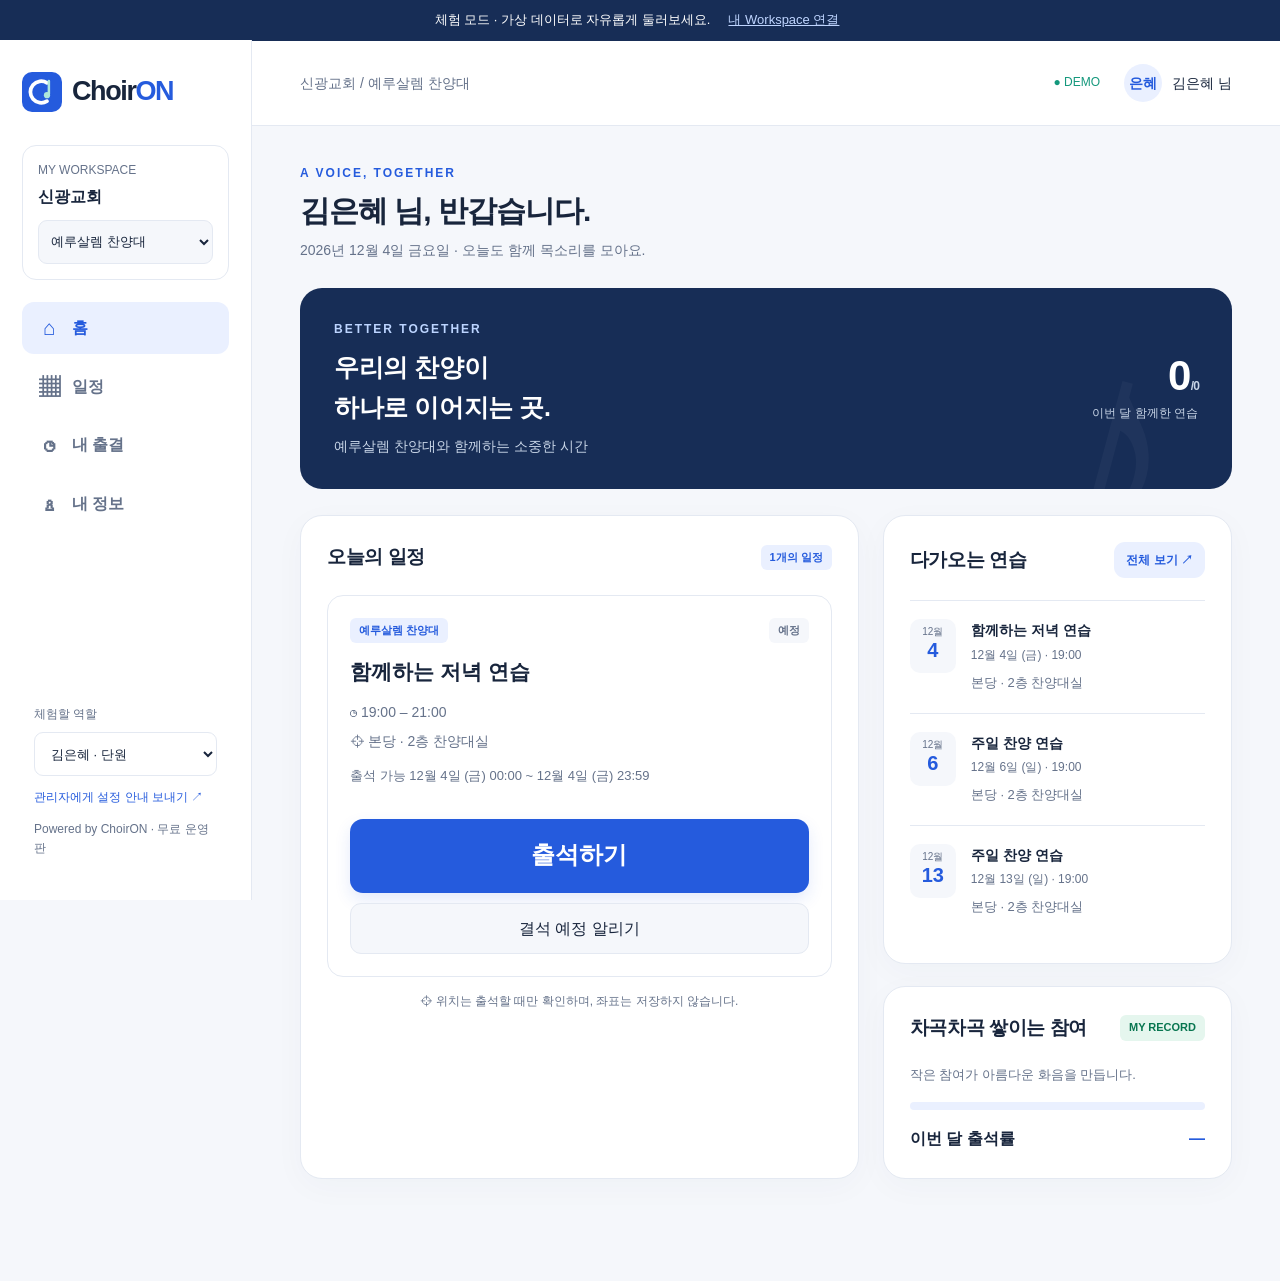
<file: index.html>
<!doctype html><html lang="ko"><head><meta charset="utf-8"><meta name="viewport" content="width=device-width,initial-scale=1,viewport-fit=cover"><meta name="theme-color" content="#255bdd"><meta name="description" content="함께하는 찬양, 더 가까운 연결. ChoirON 출석과 일정 관리"><link rel="manifest" href="./manifest.webmanifest"><link rel="icon" href="./assets/icon.svg" type="image/svg+xml"><link rel="apple-touch-icon" href="./assets/icon-192.png"><link rel="stylesheet" href="./styles.css"><title>ChoirON · 함께하는 찬양</title></head><body><a class="skip" href="#main">본문으로 이동</a><div id="app"><p class="loading">ChoirON을 준비하고 있습니다…</p></div><dialog id="dialog" aria-labelledby="dialogTitle"></dialog><div id="toast" role="status" aria-live="polite"></div><script type="module" src="./app.js"></script></body></html>
</file>
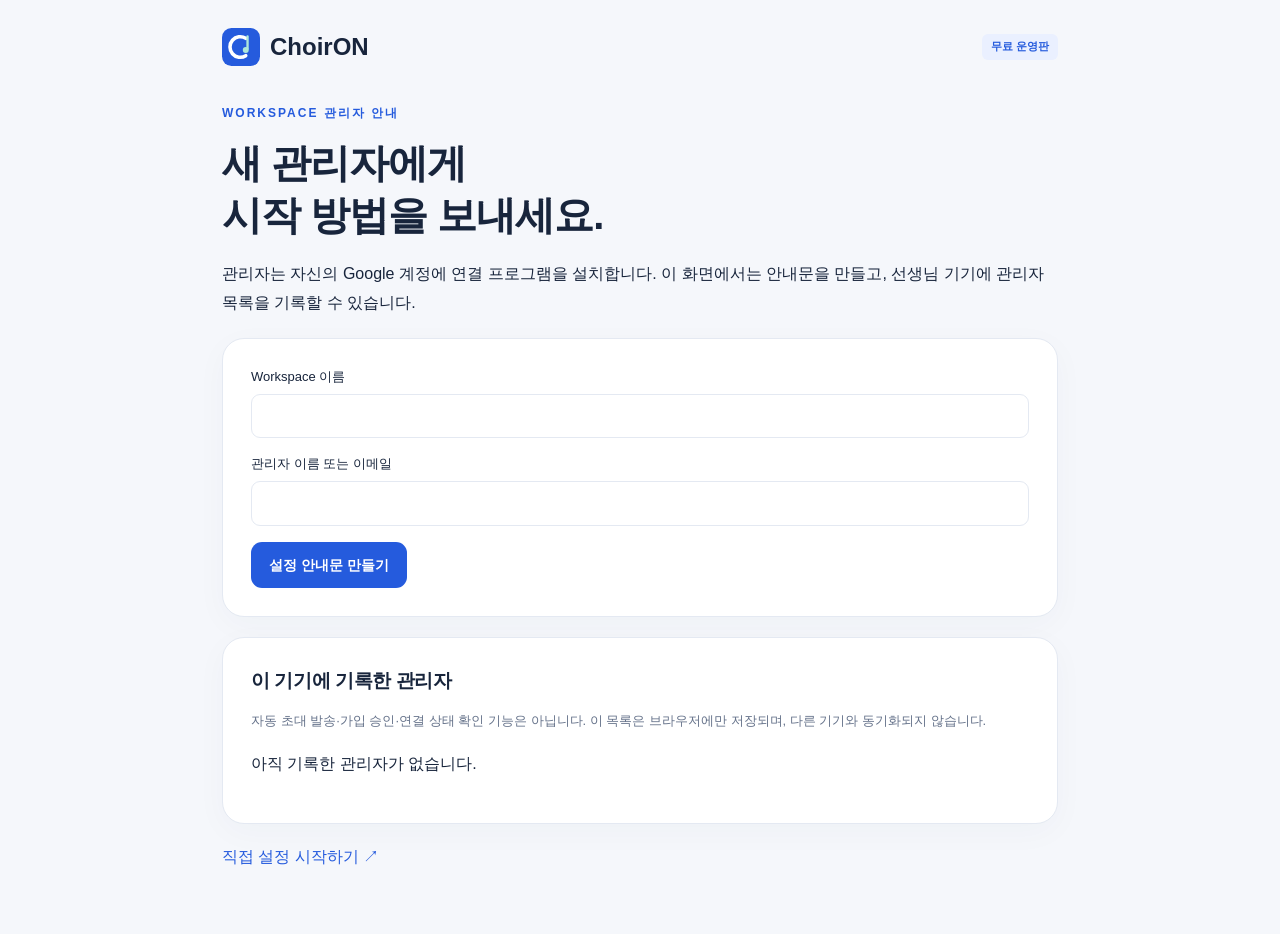
<file: operator.html>
<!doctype html><html lang="ko"><head><meta charset="utf-8"><meta name="viewport" content="width=device-width,initial-scale=1"><title>ChoirON · 관리자 배포 안내</title><link rel="stylesheet" href="./styles.css"><link rel="stylesheet" href="./setup.css"></head><body><main class="setup-shell"><header><a class="setup-brand" href="./"><img src="./assets/icon.svg" alt="">ChoirON</a><span class="badge">무료 운영판</span></header><p class="eyebrow">WORKSPACE 관리자 안내</p><h1>새 관리자에게<br>시작 방법을 보내세요.</h1><p>관리자는 자신의 Google 계정에 연결 프로그램을 설치합니다. 이 화면에서는 안내문을 만들고, 선생님 기기에 관리자 목록을 기록할 수 있습니다.</p><section class="card"><form id="distribution"><label class="field">Workspace 이름<input name="name" required maxlength="80"></label><label class="field">관리자 이름 또는 이메일<input name="contact" required maxlength="120"></label><button class="btn" type="submit">설정 안내문 만들기</button></form><div id="result"></div></section><section class="card"><h2>이 기기에 기록한 관리자</h2><p class="muted">자동 초대 발송·가입 승인·연결 상태 확인 기능은 아닙니다. 이 목록은 브라우저에만 저장되며, 다른 기기와 동기화되지 않습니다.</p><div id="list"></div></section><a href="./start.html">직접 설정 시작하기 ↗</a></main><script type="module" src="./distribution.js"></script></body></html>
</file>
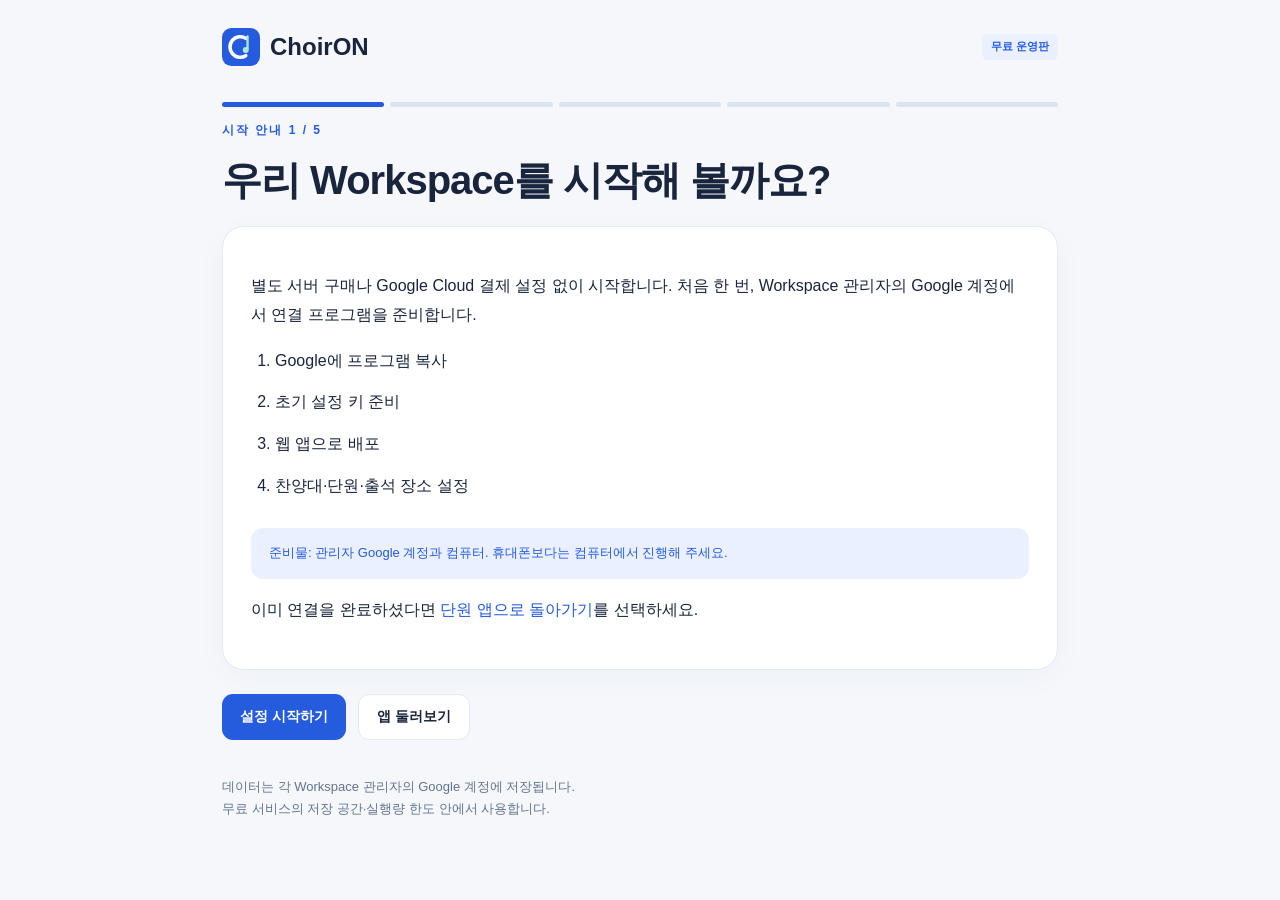
<file: start.html>
<!doctype html><html lang="ko"><head><meta charset="utf-8"><meta name="viewport" content="width=device-width,initial-scale=1"><title>ChoirON · 처음 설정하기</title><link rel="icon" href="./assets/icon.svg"><link rel="stylesheet" href="./styles.css"><link rel="stylesheet" href="./setup.css"></head><body><main class="setup-shell"><header><a href="./" class="setup-brand"><img src="./assets/icon.svg" alt="">ChoirON</a><span class="badge">무료 운영판</span></header><div id="guide"></div><p id="notice" role="status"></p><footer>데이터는 각 Workspace 관리자의 Google 계정에 저장됩니다.<br>무료 서비스의 저장 공간·실행량 한도 안에서 사용합니다.</footer></main><script type="module" src="./setup.js"></script></body></html>
</file>
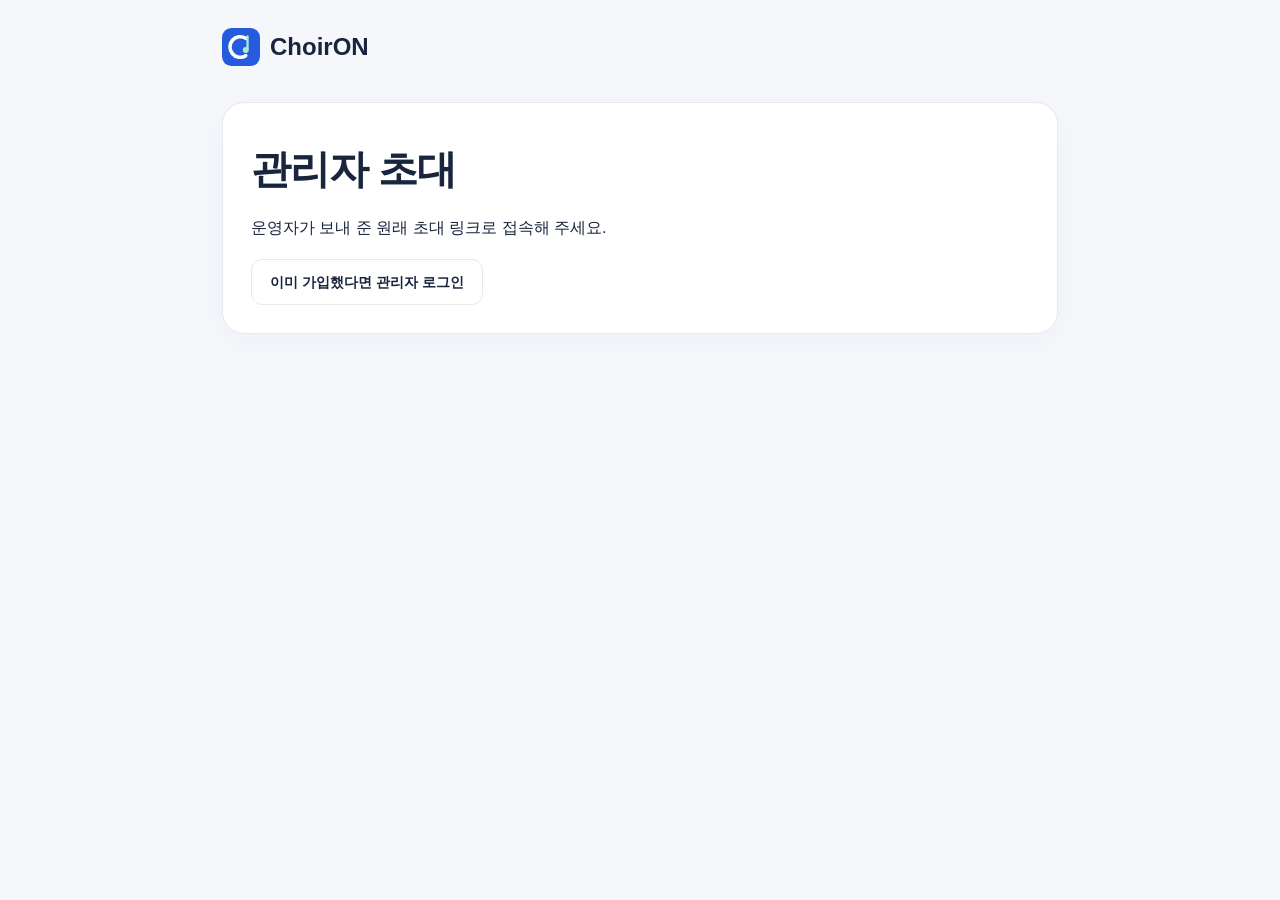
<file: supabase/join.html>
<!doctype html><html lang="ko"><head><meta charset="utf-8"><meta name="viewport" content="width=device-width,initial-scale=1"><meta name="referrer" content="no-referrer"><title>ChoirON · 관리자 초대</title><link rel="stylesheet" href="./styles.css"><link rel="stylesheet" href="./setup.css"></head><body><main class="setup-shell"><header><span class="setup-brand"><img src="./assets/icon.svg" alt="">ChoirON</span></header><div id="join"></div><p id="message" role="status"></p></main><script type="module" src="./join.js?v=10"></script></body></html>
</file>
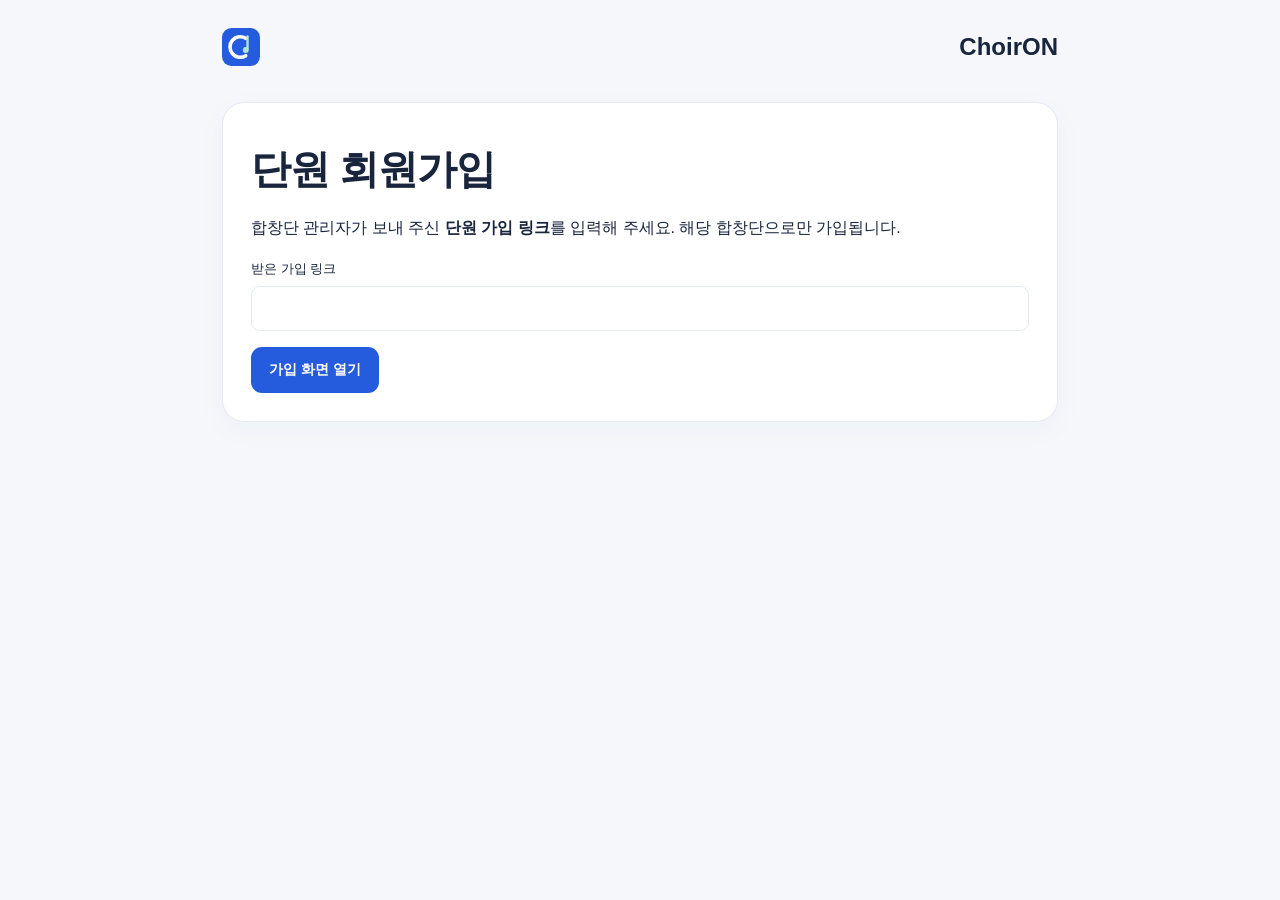
<file: supabase/member-join.html>
<!doctype html><html lang="ko"><head><meta charset="utf-8"><meta name="viewport" content="width=device-width,initial-scale=1"><meta name="referrer" content="no-referrer"><title>ChoirON · 단원 회원가입</title><link rel="stylesheet" href="./styles.css"><link rel="stylesheet" href="./setup.css"></head><body><main class="setup-shell"><header class="setup-brand"><img src="./assets/icon.svg" alt="">ChoirON</header><section id="screen" class="card"></section><p id="message" role="status" aria-live="polite"></p></main><script type="module" src="./member-join.js?v=2"></script></body></html>
</file>
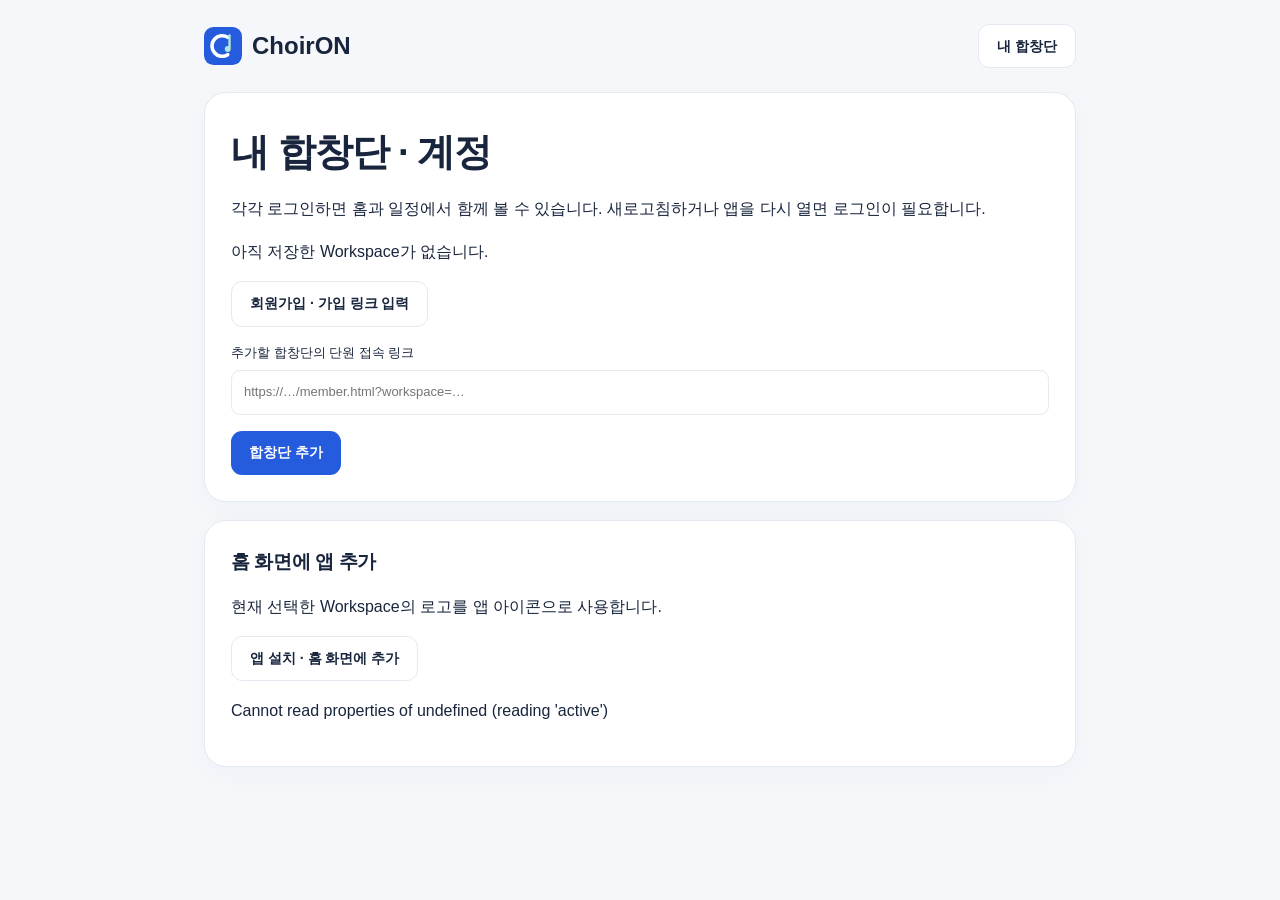
<file: supabase/member.html>
<!doctype html><html lang="ko"><head><meta charset="utf-8"><meta name="viewport" content="width=device-width,initial-scale=1"><meta name="referrer" content="no-referrer"><title>ChoirON · 함께하는 찬양</title><link rel="stylesheet" href="./styles.css"><link rel="stylesheet" href="./setup.css"><link rel="stylesheet" href="./member.css"><link rel="manifest" href="./manifest-member.webmanifest"><link rel="icon" href="./assets/app-member-192.png"><link rel="apple-touch-icon" href="./assets/app-member-192.png"><meta name="apple-mobile-web-app-capable" content="yes"><meta name="apple-mobile-web-app-title" content="ChoirON 단원"><meta name="theme-color" content="#255bdd"></head><body><main class="member-shell"><header><span class="setup-brand"><img src="./assets/icon.svg" alt="">ChoirON</span><button class="btn secondary" id="workspaces">내 합창단</button></header><div id="screen"></div><p id="message" role="status" aria-live="polite"></p><section class="card" id="app-install"><h2>홈 화면에 앱 추가</h2><p>현재 선택한 Workspace의 로고를 앱 아이콘으로 사용합니다.</p><button type="button" class="btn secondary" id="install-app">앱 설치 · 홈 화면에 추가</button><p id="install-note" role="status"></p></section></main><script type="module" src="./member.js?v=11"></script><script type="module" src="./pwa.js?v=2"></script></body></html>
</file>
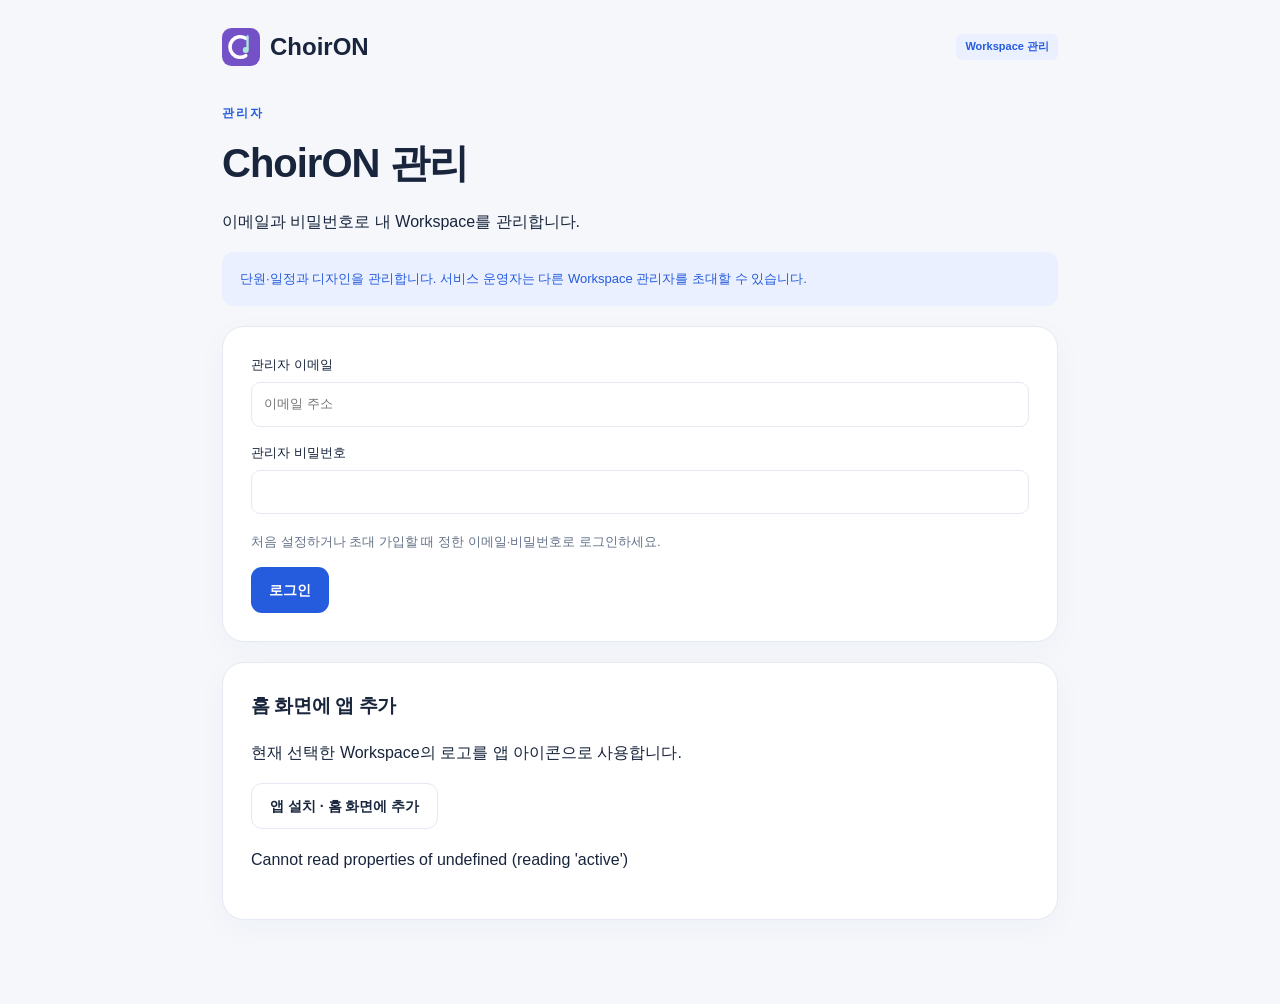
<file: supabase/operator.html>
<!doctype html><html lang="ko"><head><meta charset="utf-8"><meta name="viewport" content="width=device-width,initial-scale=1"><title>ChoirON 운영자 · Supabase</title><link rel="stylesheet" href="./styles.css"><link rel="stylesheet" href="./setup.css"><link rel="manifest" href="./manifest-admin.webmanifest"><link rel="icon" href="./assets/app-admin-192.png"><link rel="apple-touch-icon" href="./assets/app-admin-192.png"><meta name="apple-mobile-web-app-capable" content="yes"><meta name="apple-mobile-web-app-title" content="ChoirON 관리자"><meta name="theme-color" content="#7551c8"></head><body><main class="setup-shell"><header><span class="setup-brand"><img src="./assets/icon-admin.svg" alt="">ChoirON</span><span class="badge">Workspace 관리</span></header><p class="eyebrow">관리자</p><h1>ChoirON 관리</h1><p>이메일과 비밀번호로 내 Workspace를 관리합니다.</p><p class="hint">단원·일정과 디자인을 관리합니다. 서비스 운영자는 다른 Workspace 관리자를 초대할 수 있습니다.</p><div id="screen"></div><p id="message" role="status" aria-live="polite"></p><section class="card" id="app-install"><h2>홈 화면에 앱 추가</h2><p>현재 선택한 Workspace의 로고를 앱 아이콘으로 사용합니다.</p><button type="button" class="btn secondary" id="install-app">앱 설치 · 홈 화면에 추가</button><p id="install-note" role="status"></p></section></main><script type="module" src="./operator.js?v=18"></script><script type="module" src="./pwa.js?v=2"></script></body></html>
</file>
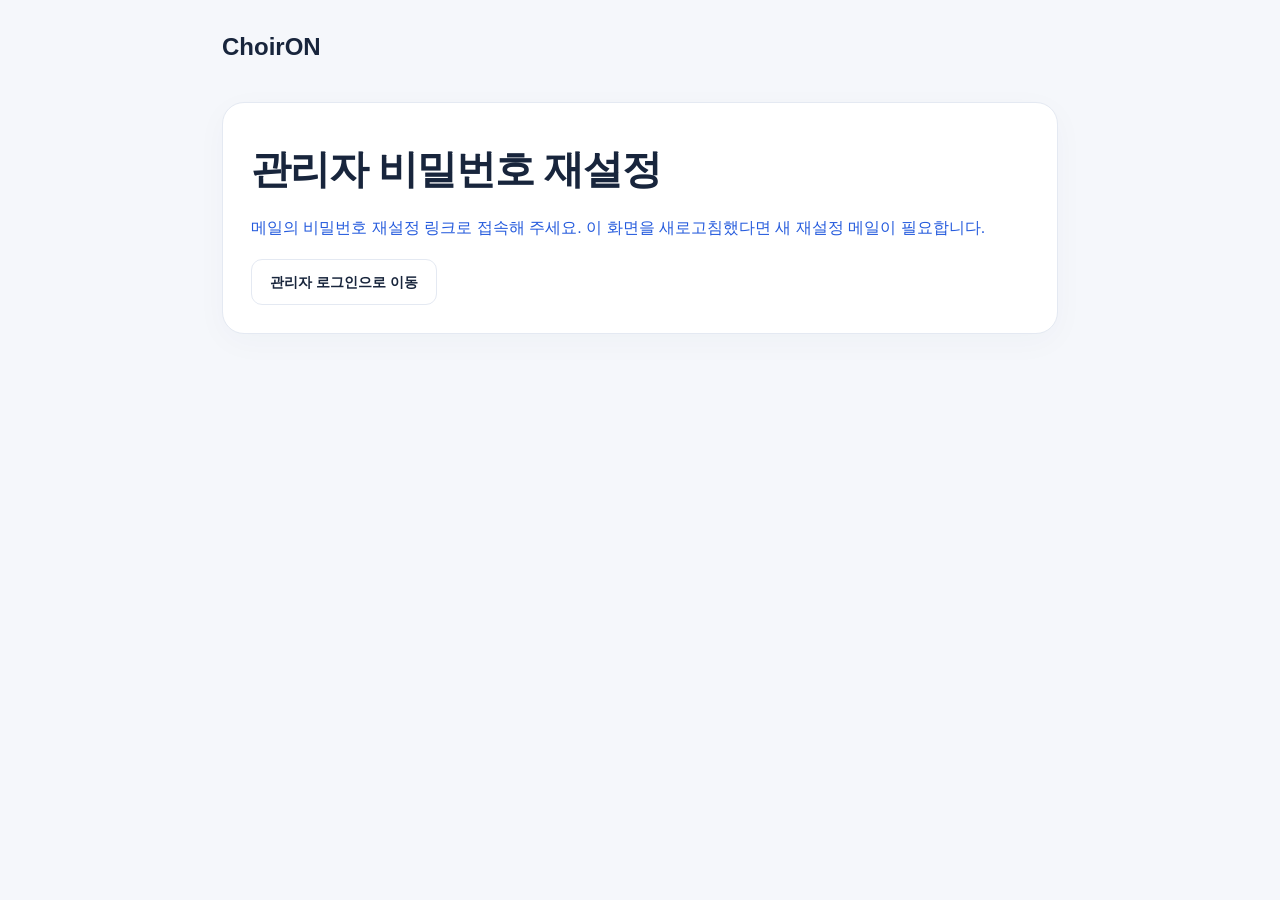
<file: supabase/recovery.html>
<!doctype html><html lang="ko"><head><meta charset="utf-8"><meta name="viewport" content="width=device-width,initial-scale=1"><meta name="referrer" content="no-referrer"><title>ChoirON · 관리자 비밀번호 재설정</title><link rel="stylesheet" href="./styles.css"><link rel="stylesheet" href="./setup.css"></head><body><main class="setup-shell"><header><span class="setup-brand">ChoirON</span></header><section class="card"><h1>관리자 비밀번호 재설정</h1><p id="account"></p><p id="notice" role="status">재설정 링크를 확인하고 있습니다…</p><form id="reset" hidden><label class="field">새 비밀번호<input name="password" type="password" minlength="8" maxlength="128" autocomplete="new-password" required></label><label class="field">새 비밀번호 다시 입력<input name="confirm" type="password" minlength="8" maxlength="128" autocomplete="new-password" required></label><p>8자 이상으로 입력해 주세요. 단원용 숫자 PIN과는 별개입니다.</p><button class="btn" type="submit">새 비밀번호 저장</button></form><a id="return" class="btn secondary" hidden>관리자 로그인으로 이동</a></section></main><script type="module" src="./recovery.js"></script></body></html>
</file>
<file: styles.css>
:root{--primary:#255bdd;--primary-soft:#eaf0ff;--bg:#f5f7fb;--card:#fff;--text:#18253c;--muted:#65728a;--line:#e4e9f2;--accent:#14987c;--hero:#172d56;--shadow:0 8px 32px #21386708;--radius:22px;color-scheme:light;font-family:Inter,"Pretendard","Noto Sans KR",-apple-system,BlinkMacSystemFont,"Segoe UI",sans-serif}
[data-theme=forest]{--primary:#18785d;--primary-soft:#e7f4ed;--bg:#f3f7f3;--hero:#193f35;--accent:#98783d}
[data-theme=lavender]{--primary:#7551c8;--primary-soft:#f0eafb;--bg:#f8f5fc;--hero:#3b2e60;--accent:#a15587}
[data-theme=warm]{--primary:#b14d2c;--primary-soft:#fff0e6;--bg:#faf6f0;--hero:#51382e;--accent:#58764c}
[data-theme=dark]{--primary:#9bb7ff;--primary-soft:#253958;--bg:#111b2b;--card:#1b293e;--text:#eef3ff;--muted:#acbad0;--line:#35445b;--hero:#253958;--accent:#79d2b8;color-scheme:dark}
*{box-sizing:border-box}body{margin:0;background:var(--bg);color:var(--text);font-size:16px;line-height:1.6}button,input,select,textarea{font:inherit}button,a,input,select,textarea{-webkit-tap-highlight-color:transparent}button{cursor:pointer;border:0}a{color:var(--primary);text-decoration:none}button:disabled{opacity:.48;cursor:not-allowed}button:focus-visible,a:focus-visible,input:focus-visible,select:focus-visible,textarea:focus-visible{outline:3px solid var(--accent);outline-offset:3px}.skip{position:fixed;top:-100px;left:12px;z-index:20;background:var(--card);padding:12px}.skip:focus{top:8px}.demo-bar{background:var(--hero);color:#fff;text-align:center;font-size:13px;padding:9px 16px}.demo-bar button{background:transparent;color:#bfd5ff;text-decoration:underline;margin-left:12px}.sidebar{position:fixed;top:40px;bottom:0;left:0;width:252px;padding:30px 22px;background:var(--card);border-right:1px solid var(--line);display:flex;flex-direction:column;z-index:3}.brand{display:flex;align-items:center;gap:10px;font-size:27px;font-weight:800;letter-spacing:-1.4px}.brand img{width:40px;height:40px}.brand span b{color:var(--primary)}.brand small{font-size:10px;display:block;letter-spacing:2px;font-weight:500;color:var(--muted);margin-top:-6px}.workspace{margin:32px 0 22px;padding:15px;border:1px solid var(--line);border-radius:14px}.workspace p{margin:0;font-size:12px;color:var(--muted)}.workspace strong{display:block;margin:4px 0 10px}.workspace img{width:32px;height:32px;object-fit:contain}.workspace select{width:100%;font-size:13px;padding:8px;background:var(--bg)}nav{display:grid;gap:7px}nav button{text-align:left;background:none;border-radius:12px;color:var(--muted);padding:13px 16px;display:flex;align-items:center;gap:12px;font-weight:600}nav button.active{color:var(--primary);background:var(--primary-soft)}.ico{display:inline-flex;width:22px;height:22px;align-items:center;justify-content:center;font-size:21px}.side-bottom{margin-top:auto;font-size:12px;color:var(--muted);padding:20px 12px 0}.side-bottom select{width:100%;font-size:13px;margin-top:8px}.layout{margin-left:252px}.topbar{height:85px;display:flex;align-items:center;justify-content:space-between;border-bottom:1px solid var(--line);padding:0 48px;background:var(--card)}.crumb{font-size:14px;color:var(--muted)}.profile-chip{display:flex;align-items:center;gap:10px;font-size:14px}.avatar{width:38px;height:38px;border-radius:50%;background:var(--primary-soft);color:var(--primary);display:inline-flex;align-items:center;justify-content:center;font-weight:700}.online{font-size:12px;color:var(--accent);margin-right:14px}main{max-width:1350px;margin:auto;padding:38px 48px 80px}.eyebrow{font-size:12px;text-transform:uppercase;letter-spacing:2px;color:var(--primary);font-weight:700;margin-bottom:8px}h1{font-size:30px;letter-spacing:-1px;line-height:1.35;margin:0 0 8px}h2{font-size:19px;letter-spacing:-.4px;margin:0}h3{font-size:17px;margin:0}.sub{color:var(--muted);margin:0 0 25px;font-size:14px}.page-heading{display:flex;justify-content:space-between;align-items:center;margin-bottom:26px}.page-heading .sub{margin-bottom:0}.btn{display:inline-flex;align-items:center;justify-content:center;gap:7px;min-height:46px;border-radius:11px;padding:10px 18px;background:var(--primary);color:var(--card);font-weight:650;font-size:14px}.btn.secondary{background:var(--card);border:1px solid var(--line);color:var(--text)}.btn.soft{background:var(--primary-soft);color:var(--primary)}.btn.danger{color:#b63842;background:#fff0f0}.btn.small{min-height:36px;padding:6px 12px;font-size:12px}.hero{position:relative;overflow:hidden;border-radius:var(--radius);padding:32px 34px;color:white;background:var(--hero);margin-bottom:26px;min-height:178px;display:flex;justify-content:space-between;align-items:center}.hero:after{content:'♪';position:absolute;right:50px;top:-78px;font-size:290px;color:#ffffff09;transform:rotate(15deg);pointer-events:none}.hero .eyebrow{color:#bcd4ff}.hero h2{font-size:25px;margin:8px 0}.hero p{margin:0;color:#c8d5e7;font-size:14px}.hero-stat{position:relative;z-index:1;text-align:right;min-width:140px}.hero-stat strong{font-size:42px;letter-spacing:-2px;display:block;line-height:1.1}.hero-stat span{font-size:12px;color:#c8d5e7}.grid{display:grid;grid-template-columns:minmax(0,1.6fr) minmax(260px,1fr);gap:24px}.card{background:var(--card);border:1px solid var(--line);border-radius:var(--radius);box-shadow:var(--shadow);padding:26px;margin-bottom:22px}.card-head{display:flex;justify-content:space-between;align-items:center;margin-bottom:22px;gap:10px}.badge{display:inline-block;background:var(--primary-soft);color:var(--primary);border-radius:6px;font-size:11px;padding:4px 9px;white-space:nowrap;font-weight:650}.badge.green{background:#e5f6ee;color:#087650}.badge.gray{background:var(--bg);color:var(--muted)}.badge.red{background:#fff0f0;color:#b63842}.session{border:1px solid var(--line);border-radius:16px;padding:22px;margin-top:14px}.session h3{font-size:21px;margin:12px 0}.session .meta{color:var(--muted);font-size:14px;margin:7px 0}.checkin{width:100%;min-height:74px;margin:19px 0 10px;border-radius:13px;font-size:24px;font-weight:750;background:var(--primary);color:var(--card);box-shadow:0 7px 16px #255bdd20}.absence{width:100%;padding:12px;background:var(--bg);border:1px solid var(--line);border-radius:11px;font-size:16px;color:var(--text)}.privacy{color:var(--muted);font-size:12px;text-align:center;margin:15px 0 0}.row{display:flex;align-items:center;justify-content:space-between;gap:12px}.upcoming{display:flex;gap:15px;border-top:1px solid var(--line);padding:18px 0}.datebox{min-width:46px;height:54px;background:var(--bg);border-radius:10px;text-align:center;color:var(--primary);font-size:20px;font-weight:750;line-height:1.2;padding:7px}.datebox small{display:block;font-size:10px;color:var(--muted);font-weight:500}.upcoming p{font-size:12px;margin:4px 0;color:var(--muted)}.upcoming h3{font-size:14px}.bars{display:flex;gap:14px;height:90px;align-items:end;margin:20px 0 8px}.bar{flex:1;background:var(--primary-soft);border-radius:5px 5px 0 0;min-height:6px;position:relative}.bar i{display:block;background:var(--primary);border-radius:5px 5px 0 0;position:absolute;bottom:0;width:100%}.bar-labels{display:flex;justify-content:space-around;font-size:11px;color:var(--muted)}.hint{font-size:13px;background:var(--primary-soft);color:var(--primary);padding:15px 18px;border-radius:12px;margin:15px 0}.stats{display:grid;grid-template-columns:repeat(4,1fr);gap:15px;margin:22px 0}.stat{padding:22px;background:var(--card);border:1px solid var(--line);border-radius:15px}.stat span{font-size:13px;color:var(--muted)}.stat strong{display:block;font-size:29px;margin-top:7px}.table-wrap{overflow-x:auto}table{width:100%;border-collapse:collapse;text-align:left;font-size:14px}th{font-size:12px;font-weight:600;color:var(--muted);background:var(--bg);white-space:nowrap}td,th{padding:14px 12px;border-bottom:1px solid var(--line)}.toolbar{display:flex;gap:10px;flex-wrap:wrap;align-items:center;margin:18px 0}input,select,textarea{background:var(--card);color:var(--text);border:1px solid var(--line);border-radius:9px;padding:11px 12px;max-width:100%;min-height:44px}textarea{width:100%;min-height:100px;resize:vertical}input[type=checkbox]{min-height:auto;width:18px;height:18px}.calendar{display:grid;grid-template-columns:repeat(7,minmax(0,1fr));border-top:1px solid var(--line);border-left:1px solid var(--line)}.cal-head{text-align:center;font-size:12px;background:var(--bg);padding:10px;border-right:1px solid var(--line)}.cal-cell{min-height:112px;border-right:1px solid var(--line);border-bottom:1px solid var(--line);padding:8px;font-size:13px;min-width:0}.cal-cell.out{opacity:.35}.cal-cell.today .day{background:var(--primary);color:var(--card);border-radius:50%;width:26px;display:block;text-align:center}.cal-event{display:block;text-align:left;background:var(--primary-soft);color:var(--primary);width:100%;border-radius:5px;padding:5px;margin-top:6px;font-size:11px;white-space:nowrap;overflow:hidden;text-overflow:ellipsis}.empty{text-align:center;padding:35px;color:var(--muted);font-size:14px}.form-grid{display:grid;grid-template-columns:1fr 1fr;gap:16px}label.field{display:flex;flex-direction:column;gap:6px;font-size:13px;margin-bottom:16px}label.field small{color:var(--muted)}.full{grid-column:1/-1}.roles{display:flex;gap:15px;flex-wrap:wrap;font-size:14px;margin:12px 0 22px}.roles label{display:flex;align-items:center;gap:6px}dialog{width:600px;max-width:calc(100% - 28px);border:1px solid var(--line);border-radius:22px;padding:28px;background:var(--card);color:var(--text);box-shadow:0 28px 100px #10274d30;max-height:90dvh;overflow:auto}dialog::backdrop{background:#14243e66;backdrop-filter:blur(4px)}.dialog-head{display:flex;justify-content:space-between;gap:20px;align-items:center;margin-bottom:22px}.close{width:36px;height:36px;border-radius:50%;font-size:24px;background:var(--bg);color:var(--muted)}.actions{display:flex;justify-content:flex-end;gap:10px;margin-top:20px}.error{color:#b63842;font-size:13px;min-height:20px}.themes{display:grid;grid-template-columns:repeat(5,1fr);gap:10px}.theme{border:2px solid var(--line);border-radius:12px;padding:15px 5px;background:var(--card);color:var(--text);font-size:12px}.theme.selected{border-color:var(--primary)}.swatch{width:28px;height:28px;border-radius:50%;display:block;margin:0 auto 8px}.settings-grid{display:grid;grid-template-columns:1fr 1fr;gap:22px}.stepper{display:flex;gap:7px;margin:15px 0 25px}.stepper span{height:5px;flex:1;border-radius:4px;background:var(--line)}.stepper span.done{background:var(--primary)}#toast{position:fixed;bottom:28px;left:50%;transform:translateX(-50%);max-width:90%;padding:13px 22px;border-radius:12px;background:var(--hero);color:white;z-index:50;display:none;font-size:14px;box-shadow:var(--shadow)}#toast.show{display:block}.loading{padding:80px;text-align:center}.muted{color:var(--muted);font-size:13px}.profile-photo{width:94px;height:94px;object-fit:cover;border-radius:50%;background:var(--primary-soft)}.mobile-brand{display:none}.file-label{cursor:pointer}.file-label input{display:none}.audit-line{padding:12px 0;border-bottom:1px solid var(--line);font-size:12px}.month-name{font-weight:750;font-size:19px}.progress{height:8px;border-radius:4px;background:var(--primary-soft);overflow:hidden;margin:16px 0}.progress div{height:100%;background:var(--primary)}
@media(min-width:1500px){main{padding-top:45px}.sidebar{width:270px}.layout{margin-left:270px}}
@media(max-width:1100px){.sidebar{width:218px;padding:25px 14px}.layout{margin-left:218px}.topbar{padding:0 28px}main{padding:28px}.grid{grid-template-columns:1fr}.settings-grid{grid-template-columns:1fr}.hero-stat{min-width:100px}}
@media(max-width:720px){body{font-size:16px}.demo-bar{font-size:11px;min-height:38px}.sidebar{top:auto;bottom:0;width:100%;height:74px;padding:6px 6px calc(6px + env(safe-area-inset-bottom));border-right:0;border-top:1px solid var(--line)}.sidebar>.brand,.workspace,.side-bottom{display:none}nav{display:flex;justify-content:space-around;gap:0}nav button{flex:1;flex-direction:column;font-size:10px;padding:5px 3px;gap:1px;min-width:0;border-radius:8px}nav button .ico{font-size:22px}.layout{margin-left:0}.topbar{height:69px;padding:0 20px}.mobile-brand{display:flex;font-size:21px}.mobile-brand img{width:30px;height:30px}.crumb,.online{display:none}.profile-chip{font-size:12px}.profile-chip .avatar{width:32px;height:32px}main{padding:25px 18px 110px}.eyebrow{font-size:10px}h1{font-size:26px}.page-heading{gap:12px}.page-heading .btn{font-size:12px;padding:8px 12px}.hero{padding:25px 22px;min-height:165px}.hero h2{font-size:22px}.hero p{font-size:12px;max-width:200px}.hero-stat strong{font-size:32px}.hero-stat{min-width:75px}.card{padding:20px;border-radius:18px}.session{padding:18px}.session h3{font-size:20px}.checkin{min-height:80px}.stats{grid-template-columns:1fr 1fr;gap:10px}.stat{padding:16px}.cal-cell{min-height:80px;padding:4px}.cal-event{font-size:9px;padding:3px}.calendar{margin:0 -12px}.form-grid{grid-template-columns:1fr}.full{grid-column:auto}.themes{grid-template-columns:repeat(3,1fr)}dialog{padding:22px}.toolbar>*{flex:1}#toast{bottom:90px}.sub{font-size:13px}.hero:after{right:0}}
@media(prefers-reduced-motion:no-preference){button{transition:background .15s,transform .15s}button:active:not(:disabled){transform:translateY(1px)}}
@media(max-width:720px){.hero{display:none}.session .meta{margin:5px 0}.session>.muted{font-size:12px}.page-heading{margin-bottom:20px}.checkin{margin-top:12px}.card-head{margin-bottom:16px}}
</file>
<file: setup.css>
.setup-shell{max-width:880px;margin:auto;padding:28px 22px 64px}.setup-shell header{display:flex;justify-content:space-between;align-items:center;margin-bottom:36px}.setup-brand{display:flex;align-items:center;gap:10px;font-size:24px;font-weight:800;text-decoration:none;color:var(--text,#172d47)}.setup-brand img{width:38px}.setup-shell h1{font-size:clamp(28px,5vw,40px);line-height:1.3;margin:12px 0 18px}.setup-shell p,.setup-shell li{line-height:1.85}.setup-shell .card{padding:28px;margin:20px 0}.setup-shell ol{padding-left:24px}.setup-shell li{padding-bottom:12px}.setup-shell .toolbar{display:flex;flex-wrap:wrap;gap:12px;margin-top:24px}.setup-shell textarea{width:100%;max-width:100%;padding:12px;min-height:110px;overflow-wrap:anywhere}.setup-shell footer{margin-top:36px;color:#63748b;font-size:13px;line-height:1.7}.setup-progress{display:flex;gap:6px}.setup-progress span{flex:1;height:5px;background:#dce4ef;border-radius:8px}.setup-progress .done{background:#255bdd}.setup-shell details{margin-top:22px}.setup-shell summary{cursor:pointer;font-weight:700}.setup-shell input{max-width:100%}#notice{color:#255bdd}a{overflow-wrap:anywhere}@media(max-width:500px){.setup-shell .card{padding:18px}.setup-shell{padding:18px 16px}.setup-shell .btn{white-space:normal}}
</file>
<file: supabase/styles.css>
:root{--primary:#255bdd;--primary-soft:#eaf0ff;--bg:#f5f7fb;--card:#fff;--text:#18253c;--muted:#65728a;--line:#e4e9f2;--accent:#14987c;--hero:#172d56;--shadow:0 8px 32px #21386708;--radius:22px;color-scheme:light;font-family:Inter,"Pretendard","Noto Sans KR",-apple-system,BlinkMacSystemFont,"Segoe UI",sans-serif}
[data-theme=forest]{--primary:#18785d;--primary-soft:#e7f4ed;--bg:#f3f7f3;--hero:#193f35;--accent:#98783d}
[data-theme=lavender]{--primary:#7551c8;--primary-soft:#f0eafb;--bg:#f8f5fc;--hero:#3b2e60;--accent:#a15587}
[data-theme=warm]{--primary:#b14d2c;--primary-soft:#fff0e6;--bg:#faf6f0;--hero:#51382e;--accent:#58764c}
[data-theme=dark]{--primary:#9bb7ff;--primary-soft:#253958;--bg:#111b2b;--card:#1b293e;--text:#eef3ff;--muted:#acbad0;--line:#35445b;--hero:#253958;--accent:#79d2b8;color-scheme:dark}
*{box-sizing:border-box}body{margin:0;background:var(--bg);color:var(--text);font-size:16px;line-height:1.6}button,input,select,textarea{font:inherit}button,a,input,select,textarea{-webkit-tap-highlight-color:transparent}button{cursor:pointer;border:0}a{color:var(--primary);text-decoration:none}button:disabled{opacity:.48;cursor:not-allowed}button:focus-visible,a:focus-visible,input:focus-visible,select:focus-visible,textarea:focus-visible{outline:3px solid var(--accent);outline-offset:3px}.skip{position:fixed;top:-100px;left:12px;z-index:20;background:var(--card);padding:12px}.skip:focus{top:8px}.demo-bar{background:var(--hero);color:#fff;text-align:center;font-size:13px;padding:9px 16px}.demo-bar button{background:transparent;color:#bfd5ff;text-decoration:underline;margin-left:12px}.sidebar{position:fixed;top:40px;bottom:0;left:0;width:252px;padding:30px 22px;background:var(--card);border-right:1px solid var(--line);display:flex;flex-direction:column;z-index:3}.brand{display:flex;align-items:center;gap:10px;font-size:27px;font-weight:800;letter-spacing:-1.4px}.brand img{width:40px;height:40px}.brand span b{color:var(--primary)}.brand small{font-size:10px;display:block;letter-spacing:2px;font-weight:500;color:var(--muted);margin-top:-6px}.workspace{margin:32px 0 22px;padding:15px;border:1px solid var(--line);border-radius:14px}.workspace p{margin:0;font-size:12px;color:var(--muted)}.workspace strong{display:block;margin:4px 0 10px}.workspace img{width:32px;height:32px;object-fit:contain}.workspace select{width:100%;font-size:13px;padding:8px;background:var(--bg)}nav{display:grid;gap:7px}nav button{text-align:left;background:none;border-radius:12px;color:var(--muted);padding:13px 16px;display:flex;align-items:center;gap:12px;font-weight:600}nav button.active{color:var(--primary);background:var(--primary-soft)}.ico{display:inline-flex;width:22px;height:22px;align-items:center;justify-content:center;font-size:21px}.side-bottom{margin-top:auto;font-size:12px;color:var(--muted);padding:20px 12px 0}.side-bottom select{width:100%;font-size:13px;margin-top:8px}.layout{margin-left:252px}.topbar{height:85px;display:flex;align-items:center;justify-content:space-between;border-bottom:1px solid var(--line);padding:0 48px;background:var(--card)}.crumb{font-size:14px;color:var(--muted)}.profile-chip{display:flex;align-items:center;gap:10px;font-size:14px}.avatar{width:38px;height:38px;border-radius:50%;background:var(--primary-soft);color:var(--primary);display:inline-flex;align-items:center;justify-content:center;font-weight:700}.online{font-size:12px;color:var(--accent);margin-right:14px}main{max-width:1350px;margin:auto;padding:38px 48px 80px}.eyebrow{font-size:12px;text-transform:uppercase;letter-spacing:2px;color:var(--primary);font-weight:700;margin-bottom:8px}h1{font-size:30px;letter-spacing:-1px;line-height:1.35;margin:0 0 8px}h2{font-size:19px;letter-spacing:-.4px;margin:0}h3{font-size:17px;margin:0}.sub{color:var(--muted);margin:0 0 25px;font-size:14px}.page-heading{display:flex;justify-content:space-between;align-items:center;margin-bottom:26px}.page-heading .sub{margin-bottom:0}.btn{display:inline-flex;align-items:center;justify-content:center;gap:7px;min-height:46px;border-radius:11px;padding:10px 18px;background:var(--primary);color:var(--card);font-weight:650;font-size:14px}.btn.secondary{background:var(--card);border:1px solid var(--line);color:var(--text)}.btn.soft{background:var(--primary-soft);color:var(--primary)}.btn.danger{color:#b63842;background:#fff0f0}.btn.small{min-height:36px;padding:6px 12px;font-size:12px}.hero{position:relative;overflow:hidden;border-radius:var(--radius);padding:32px 34px;color:white;background:var(--hero);margin-bottom:26px;min-height:178px;display:flex;justify-content:space-between;align-items:center}.hero:after{content:'♪';position:absolute;right:50px;top:-78px;font-size:290px;color:#ffffff09;transform:rotate(15deg);pointer-events:none}.hero .eyebrow{color:#bcd4ff}.hero h2{font-size:25px;margin:8px 0}.hero p{margin:0;color:#c8d5e7;font-size:14px}.hero-stat{position:relative;z-index:1;text-align:right;min-width:140px}.hero-stat strong{font-size:42px;letter-spacing:-2px;display:block;line-height:1.1}.hero-stat span{font-size:12px;color:#c8d5e7}.grid{display:grid;grid-template-columns:minmax(0,1.6fr) minmax(260px,1fr);gap:24px}.card{background:var(--card);border:1px solid var(--line);border-radius:var(--radius);box-shadow:var(--shadow);padding:26px;margin-bottom:22px}.card-head{display:flex;justify-content:space-between;align-items:center;margin-bottom:22px;gap:10px}.badge{display:inline-block;background:var(--primary-soft);color:var(--primary);border-radius:6px;font-size:11px;padding:4px 9px;white-space:nowrap;font-weight:650}.badge.green{background:#e5f6ee;color:#087650}.badge.gray{background:var(--bg);color:var(--muted)}.badge.red{background:#fff0f0;color:#b63842}.session{border:1px solid var(--line);border-radius:16px;padding:22px;margin-top:14px}.session h3{font-size:21px;margin:12px 0}.session .meta{color:var(--muted);font-size:14px;margin:7px 0}.checkin{width:100%;min-height:74px;margin:19px 0 10px;border-radius:13px;font-size:24px;font-weight:750;background:var(--primary);color:var(--card);box-shadow:0 7px 16px #255bdd20}.absence{width:100%;padding:12px;background:var(--bg);border:1px solid var(--line);border-radius:11px;font-size:16px;color:var(--text)}.privacy{color:var(--muted);font-size:12px;text-align:center;margin:15px 0 0}.row{display:flex;align-items:center;justify-content:space-between;gap:12px}.upcoming{display:flex;gap:15px;border-top:1px solid var(--line);padding:18px 0}.datebox{min-width:46px;height:54px;background:var(--bg);border-radius:10px;text-align:center;color:var(--primary);font-size:20px;font-weight:750;line-height:1.2;padding:7px}.datebox small{display:block;font-size:10px;color:var(--muted);font-weight:500}.upcoming p{font-size:12px;margin:4px 0;color:var(--muted)}.upcoming h3{font-size:14px}.bars{display:flex;gap:14px;height:90px;align-items:end;margin:20px 0 8px}.bar{flex:1;background:var(--primary-soft);border-radius:5px 5px 0 0;min-height:6px;position:relative}.bar i{display:block;background:var(--primary);border-radius:5px 5px 0 0;position:absolute;bottom:0;width:100%}.bar-labels{display:flex;justify-content:space-around;font-size:11px;color:var(--muted)}.hint{font-size:13px;background:var(--primary-soft);color:var(--primary);padding:15px 18px;border-radius:12px;margin:15px 0}.stats{display:grid;grid-template-columns:repeat(4,1fr);gap:15px;margin:22px 0}.stat{padding:22px;background:var(--card);border:1px solid var(--line);border-radius:15px}.stat span{font-size:13px;color:var(--muted)}.stat strong{display:block;font-size:29px;margin-top:7px}.table-wrap{overflow-x:auto}table{width:100%;border-collapse:collapse;text-align:left;font-size:14px}th{font-size:12px;font-weight:600;color:var(--muted);background:var(--bg);white-space:nowrap}td,th{padding:14px 12px;border-bottom:1px solid var(--line)}.toolbar{display:flex;gap:10px;flex-wrap:wrap;align-items:center;margin:18px 0}input,select,textarea{background:var(--card);color:var(--text);border:1px solid var(--line);border-radius:9px;padding:11px 12px;max-width:100%;min-height:44px}textarea{width:100%;min-height:100px;resize:vertical}input[type=checkbox]{min-height:auto;width:18px;height:18px}.calendar{display:grid;grid-template-columns:repeat(7,minmax(0,1fr));border-top:1px solid var(--line);border-left:1px solid var(--line)}.cal-head{text-align:center;font-size:12px;background:var(--bg);padding:10px;border-right:1px solid var(--line)}.cal-cell{min-height:112px;border-right:1px solid var(--line);border-bottom:1px solid var(--line);padding:8px;font-size:13px;min-width:0}.cal-cell.out{opacity:.35}.cal-cell.today .day{background:var(--primary);color:var(--card);border-radius:50%;width:26px;display:block;text-align:center}.cal-event{display:block;text-align:left;background:var(--primary-soft);color:var(--primary);width:100%;border-radius:5px;padding:5px;margin-top:6px;font-size:11px;white-space:nowrap;overflow:hidden;text-overflow:ellipsis}.empty{text-align:center;padding:35px;color:var(--muted);font-size:14px}.form-grid{display:grid;grid-template-columns:1fr 1fr;gap:16px}label.field{display:flex;flex-direction:column;gap:6px;font-size:13px;margin-bottom:16px}label.field small{color:var(--muted)}.full{grid-column:1/-1}.roles{display:flex;gap:15px;flex-wrap:wrap;font-size:14px;margin:12px 0 22px}.roles label{display:flex;align-items:center;gap:6px}dialog{width:600px;max-width:calc(100% - 28px);border:1px solid var(--line);border-radius:22px;padding:28px;background:var(--card);color:var(--text);box-shadow:0 28px 100px #10274d30;max-height:90dvh;overflow:auto}dialog::backdrop{background:#14243e66;backdrop-filter:blur(4px)}.dialog-head{display:flex;justify-content:space-between;gap:20px;align-items:center;margin-bottom:22px}.close{width:36px;height:36px;border-radius:50%;font-size:24px;background:var(--bg);color:var(--muted)}.actions{display:flex;justify-content:flex-end;gap:10px;margin-top:20px}.error{color:#b63842;font-size:13px;min-height:20px}.themes{display:grid;grid-template-columns:repeat(5,1fr);gap:10px}.theme{border:2px solid var(--line);border-radius:12px;padding:15px 5px;background:var(--card);color:var(--text);font-size:12px}.theme.selected{border-color:var(--primary)}.swatch{width:28px;height:28px;border-radius:50%;display:block;margin:0 auto 8px}.settings-grid{display:grid;grid-template-columns:1fr 1fr;gap:22px}.stepper{display:flex;gap:7px;margin:15px 0 25px}.stepper span{height:5px;flex:1;border-radius:4px;background:var(--line)}.stepper span.done{background:var(--primary)}#toast{position:fixed;bottom:28px;left:50%;transform:translateX(-50%);max-width:90%;padding:13px 22px;border-radius:12px;background:var(--hero);color:white;z-index:50;display:none;font-size:14px;box-shadow:var(--shadow)}#toast.show{display:block}.loading{padding:80px;text-align:center}.muted{color:var(--muted);font-size:13px}.profile-photo{width:94px;height:94px;object-fit:cover;border-radius:50%;background:var(--primary-soft)}.mobile-brand{display:none}.file-label{cursor:pointer}.file-label input{display:none}.audit-line{padding:12px 0;border-bottom:1px solid var(--line);font-size:12px}.month-name{font-weight:750;font-size:19px}.progress{height:8px;border-radius:4px;background:var(--primary-soft);overflow:hidden;margin:16px 0}.progress div{height:100%;background:var(--primary)}
@media(min-width:1500px){main{padding-top:45px}.sidebar{width:270px}.layout{margin-left:270px}}
@media(max-width:1100px){.sidebar{width:218px;padding:25px 14px}.layout{margin-left:218px}.topbar{padding:0 28px}main{padding:28px}.grid{grid-template-columns:1fr}.settings-grid{grid-template-columns:1fr}.hero-stat{min-width:100px}}
@media(max-width:720px){body{font-size:16px}.demo-bar{font-size:11px;min-height:38px}.sidebar{top:auto;bottom:0;width:100%;height:74px;padding:6px 6px calc(6px + env(safe-area-inset-bottom));border-right:0;border-top:1px solid var(--line)}.sidebar>.brand,.workspace,.side-bottom{display:none}nav{display:flex;justify-content:space-around;gap:0}nav button{flex:1;flex-direction:column;font-size:10px;padding:5px 3px;gap:1px;min-width:0;border-radius:8px}nav button .ico{font-size:22px}.layout{margin-left:0}.topbar{height:69px;padding:0 20px}.mobile-brand{display:flex;font-size:21px}.mobile-brand img{width:30px;height:30px}.crumb,.online{display:none}.profile-chip{font-size:12px}.profile-chip .avatar{width:32px;height:32px}main{padding:25px 18px 110px}.eyebrow{font-size:10px}h1{font-size:26px}.page-heading{gap:12px}.page-heading .btn{font-size:12px;padding:8px 12px}.hero{padding:25px 22px;min-height:165px}.hero h2{font-size:22px}.hero p{font-size:12px;max-width:200px}.hero-stat strong{font-size:32px}.hero-stat{min-width:75px}.card{padding:20px;border-radius:18px}.session{padding:18px}.session h3{font-size:20px}.checkin{min-height:80px}.stats{grid-template-columns:1fr 1fr;gap:10px}.stat{padding:16px}.cal-cell{min-height:80px;padding:4px}.cal-event{font-size:9px;padding:3px}.calendar{margin:0 -12px}.form-grid{grid-template-columns:1fr}.full{grid-column:auto}.themes{grid-template-columns:repeat(3,1fr)}dialog{padding:22px}.toolbar>*{flex:1}#toast{bottom:90px}.sub{font-size:13px}.hero:after{right:0}}
@media(prefers-reduced-motion:no-preference){button{transition:background .15s,transform .15s}button:active:not(:disabled){transform:translateY(1px)}}
@media(max-width:720px){.hero{display:none}.session .meta{margin:5px 0}.session>.muted{font-size:12px}.page-heading{margin-bottom:20px}.checkin{margin-top:12px}.card-head{margin-bottom:16px}}
/* Workspace themes also cover controls and compact member views. */
[data-appearance] input,[data-appearance] select,[data-appearance] textarea{background:var(--card);color:var(--text);border-color:var(--line)}
[data-appearance] .card{background:var(--card);color:var(--text)}
[data-appearance] .muted,[data-appearance] .member-label{color:var(--muted)}
[data-appearance] .welcome{background:var(--hero);color:#fff}
[data-appearance] .member-nav{background:var(--card)}
[data-appearance] .cal-grid button{background:var(--card);color:var(--text)}
[data-appearance] .cal-grid button.selected{background:var(--primary-soft)}
[data-appearance] .btn.secondary{background:var(--primary-soft);color:var(--primary);border-color:var(--line)}
[data-appearance=dark] .btn:not(.secondary){color:#111b2b}
[data-appearance] .hint{background:var(--primary-soft);color:var(--text)}
[data-appearance] .setup-brand img{object-fit:contain;border-radius:8px}
[data-appearance] .setup-brand img{width:38px;height:38px}
</file>
<file: supabase/setup.css>
.setup-shell{max-width:880px;margin:auto;padding:28px 22px 64px}.setup-shell header{display:flex;justify-content:space-between;align-items:center;margin-bottom:36px}.setup-brand{display:flex;align-items:center;gap:10px;font-size:24px;font-weight:800;text-decoration:none;color:var(--text,#172d47)}.setup-brand img{width:38px}.setup-shell h1{font-size:clamp(28px,5vw,40px);line-height:1.3;margin:12px 0 18px}.setup-shell p,.setup-shell li{line-height:1.85}.setup-shell .card{padding:28px;margin:20px 0}.setup-shell ol{padding-left:24px}.setup-shell li{padding-bottom:12px}.setup-shell .toolbar{display:flex;flex-wrap:wrap;gap:12px;margin-top:24px}.setup-shell textarea{width:100%;max-width:100%;padding:12px;min-height:110px;overflow-wrap:anywhere}.setup-shell footer{margin-top:36px;color:#63748b;font-size:13px;line-height:1.7}.setup-progress{display:flex;gap:6px}.setup-progress span{flex:1;height:5px;background:#dce4ef;border-radius:8px}.setup-progress .done{background:#255bdd}.setup-shell details{margin-top:22px}.setup-shell summary{cursor:pointer;font-weight:700}.setup-shell input{max-width:100%}#notice{color:#255bdd}a{overflow-wrap:anywhere}@media(max-width:500px){.setup-shell .card{padding:18px}.setup-shell{padding:18px 16px}.setup-shell .btn{white-space:normal}}
</file>
<file: supabase/member.css>
.member-shell{max-width:920px;margin:auto;padding:24px 24px 110px}.member-shell header{display:flex;align-items:center;justify-content:space-between;gap:16px;margin-bottom:24px}.member-shell h1{font-size:clamp(27px,5vw,38px);margin:8px 0 16px}.member-shell .card{margin:18px 0;padding:26px}.member-shell p{line-height:1.7}.member-shell .toolbar{display:flex;flex-wrap:wrap;gap:10px;margin:16px 0}.member-shell .field{margin-bottom:16px}.member-shell input,.member-shell select{max-width:100%}.member-shell button{min-height:44px}.member-shell .checkin{display:block;width:100%;font-size:24px;min-height:80px}.member-nav{position:fixed;bottom:0;left:50%;transform:translateX(-50%);width:min(100%,920px);display:flex;gap:6px;justify-content:space-around;background:#fffffff5;border-top:1px solid var(--line);padding:12px 12px max(12px,env(safe-area-inset-bottom));z-index:5;backdrop-filter:blur(10px)}.member-nav button{border:0;border-radius:12px;background:transparent;flex:1;padding:12px 4px;color:var(--muted);font-weight:700;font-size:15px}.member-nav button[aria-current=page]{background:var(--primary-soft);color:var(--primary)}.welcome{background:linear-gradient(120deg,#182e57,#2855a0);color:white;border-radius:24px;padding:28px}.welcome p{color:#e0eaff}.member-label{font-size:13px;color:var(--muted)}.profile-photo{width:84px;height:84px;border-radius:50%;object-fit:cover;background:var(--primary-soft)}.cal-grid{display:grid;grid-template-columns:repeat(7,minmax(0,1fr));gap:5px}.cal-grid button{min-width:0;min-height:60px;border:1px solid var(--line);border-radius:10px;background:white;padding:6px 2px;color:var(--text)}.cal-grid button.selected{border:2px solid var(--primary);background:var(--primary-soft)}.cal-grid .weekday{text-align:center;color:var(--muted);font-size:13px}.cal-grid small{display:block;font-size:11px;color:var(--primary)}.calendar-controls{display:flex;gap:10px;align-items:center;justify-content:space-between}.calendar-controls input{width:180px}.report-stats{display:grid;grid-template-columns:repeat(4,1fr);gap:8px}.report-stats div{padding:16px 5px;background:var(--primary-soft);border-radius:14px;text-align:center;font-size:12px}.report-stats strong{display:block;font-size:26px}.member-shell #message{position:relative;white-space:pre-line;color:#164694}.member-shell details{margin:16px 0}.member-shell summary{cursor:pointer;padding:8px 0;font-weight:600}.member-shell a.btn{text-align:center;text-decoration:none}.photo-row{display:flex;align-items:center;gap:16px}.member-shell .empty{padding:32px;text-align:center;color:var(--muted)}@media(max-width:520px){.member-shell{padding:18px 16px 110px}.member-shell .card{padding:20px}.member-shell .welcome{padding:22px}.member-shell .setup-brand{font-size:20px}.member-shell header .btn{font-size:12px;padding:8px}.member-nav{gap:2px}.member-nav button{font-size:13px}.cal-grid button{min-height:52px}.report-stats strong{font-size:23px}}
</file>
